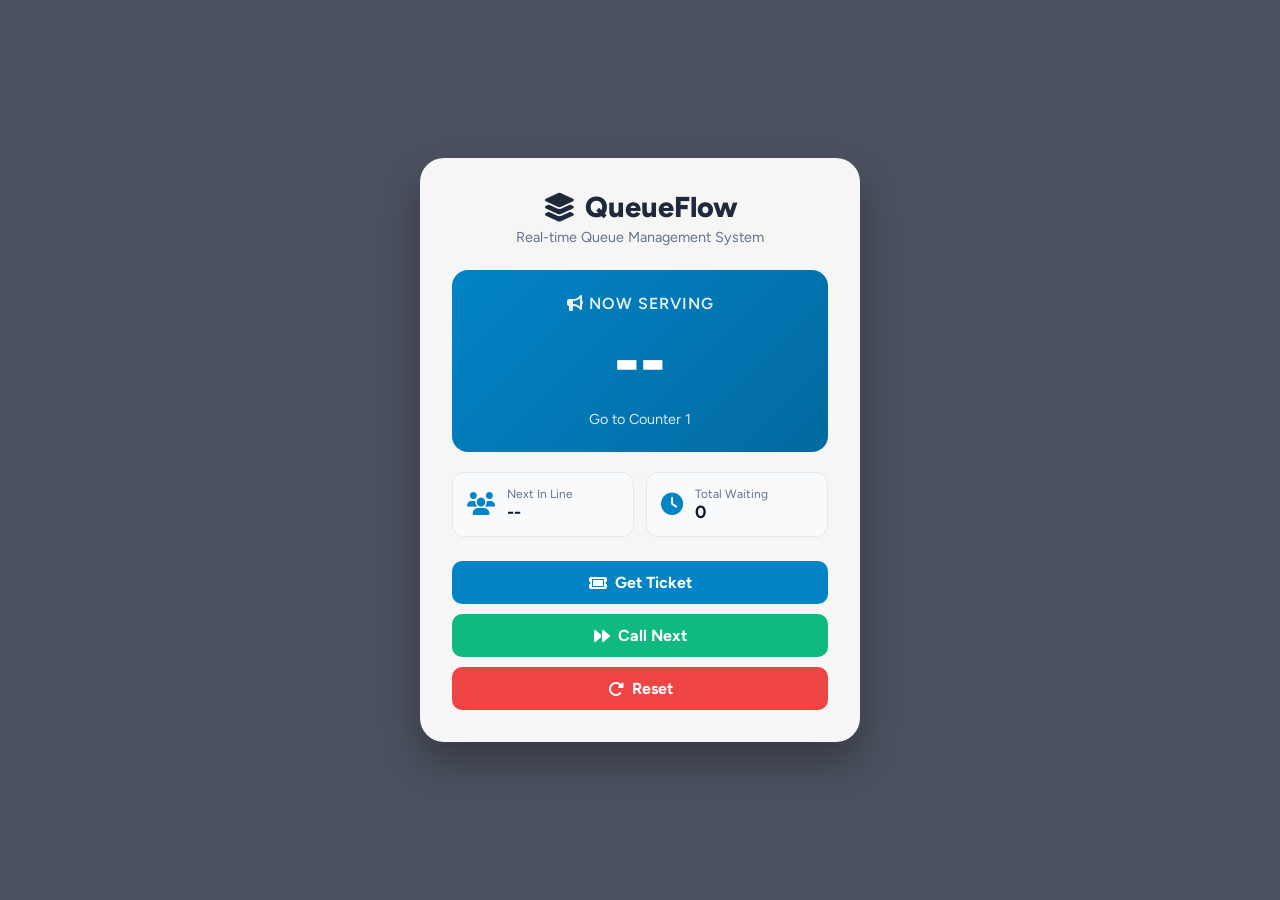
<file: index.html>
<!DOCTYPE html>
<html lang="en">
<head>
    <meta charset="UTF-8">
    <meta name="viewport" content="width=device-width, initial-scale=1.0">
    <title>Smart Queueing System</title>
    <link rel="stylesheet" href="style.css">
    <!-- Font Awesome Icons -->
    <link rel="stylesheet" href="https://cdnjs.cloudflare.com/ajax/libs/font-awesome/6.4.0/css/all.min.css">
</head>
<body>
    <div class="overlay"></div>
    
    <main class="queue-container">
        <!-- Header & Logo -->
        <header class="queue-header">
            <div class="logo">
                <i class="fa-solid fa-layer-group"></i>
                <span>QueueFlow</span>
            </div>
            <p>Real-time Queue Management System</p>
        </header>

        <!-- Main Display Panel -->
        <section class="display-card">
            <h2><i class="fa-solid fa-bullhorn"></i> Now Serving</h2>
            <div class="number-display pulse-animation" id="current-number">--</div>
            <div class="counter-info">Go to Counter <span id="counter-id">1</span></div>
        </section>

        <!-- Queue Stats Grid -->
        <div class="stats-grid">
            <div class="stat-box">
                <i class="fa-solid fa-users"></i>
                <div class="stat-details">
                    <small>Next In Line</small>
                    <strong id="next-number">--</strong>
                </div>
            </div>
            <div class="stat-box">
                <i class="fa-solid fa-clock"></i>
                <div class="stat-details">
                    <small>Total Waiting</small>
                    <strong id="waiting-count">0</strong>
                </div>
            </div>
        </div>

        <!-- Action Controls -->
        <section class="control-actions">
            <button class="btn btn-primary" onclick="issueTicket()">
                <i class="fa-solid fa-ticket"></i> Get Ticket
            </button>
            <button class="btn btn-success" onclick="callNext()">
                <i class="fa-solid fa-forward"></i> Call Next
            </button>
            <button class="btn btn-danger" onclick="resetQueue()">
                <i class="fa-solid fa-rotate-right"></i> Reset
            </button>
        </section>
    </main>

    <script>
        // LocalStorage-based Queue Management (GitHub Pages Compatible)
        function getQueueData() {
            const data = localStorage.getItem('queueData');
            return data ? JSON.parse(data) : { last_issued: 0, current: 0, queue: [] };
        }

        function saveQueueData(data) {
            localStorage.setItem('queueData', JSON.stringify(data));
            renderQueue();
        }

        function renderQueue() {
            const data = getQueueData();
            
            document.getElementById('current-number').innerText = data.current ? `#${data.current}` : '--';
            document.getElementById('next-number').innerText = data.queue.length > 0 ? `#${data.queue[0]}` : '--';
            document.getElementById('waiting-count').innerText = data.queue.length;
        }

        function issueTicket() {
            const data = getQueueData();
            data.last_issued++;
            data.queue.push(data.last_issued);
            saveQueueData(data);
        }

        function callNext() {
            const data = getQueueData();
            if (data.queue.length > 0) {
                data.current = data.queue.shift(); // Remove first in line and set as current
                saveQueueData(data);
            }
        }

        function resetQueue() {
            const initialData = { last_issued: 0, current: 0, queue: [] };
            saveQueueData(initialData);
        }

        // Initialize display on page load
        renderQueue();
    </script>
</body>
</html>
</file>
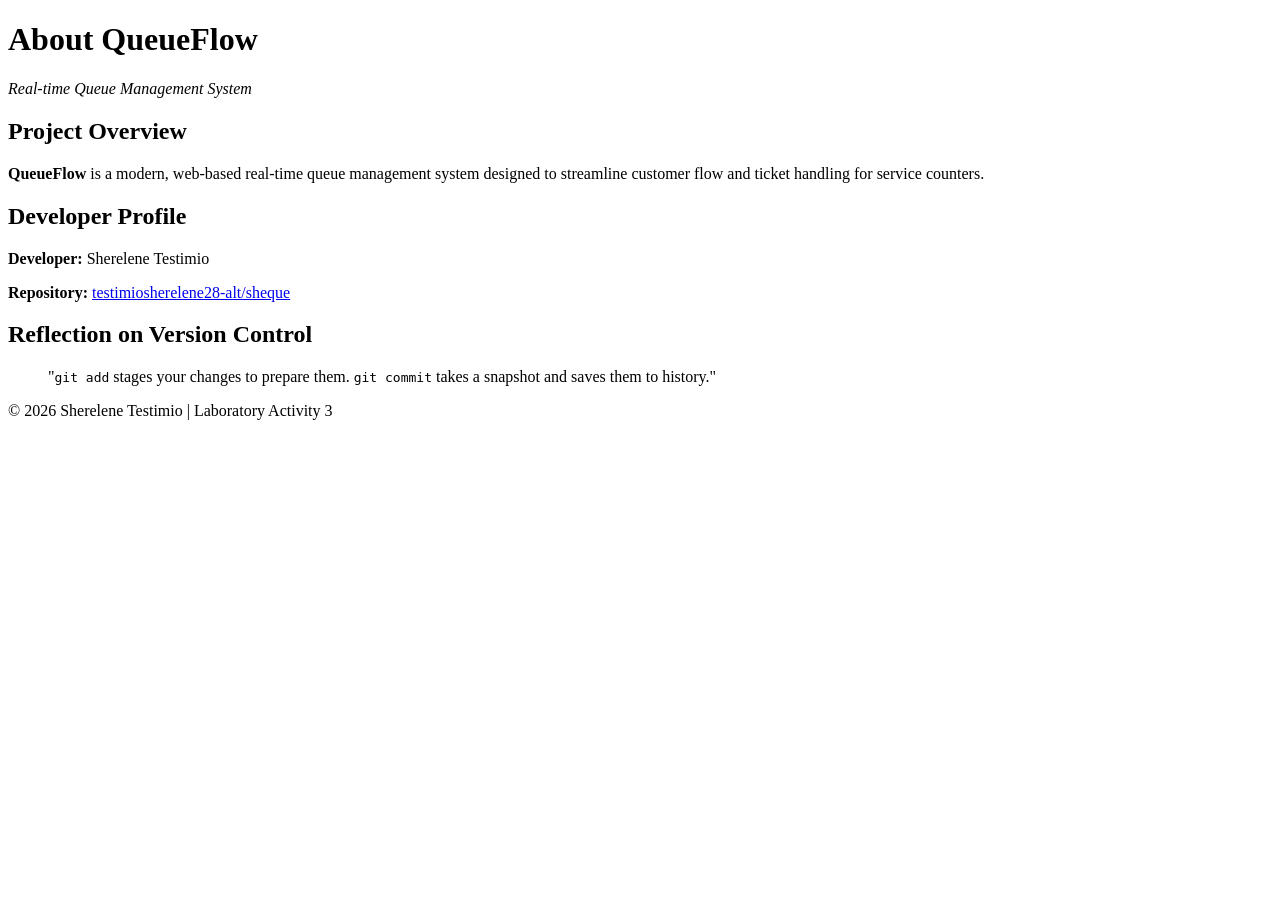
<file: about.html>
<!DOCTYPE html>
<html lang="en">
<head>
    <meta charset="UTF-8">
    <meta name="viewport" content="width=device-width, initial-scale=1.0">
    <title>About - QueueFlow</title>
</head>
<body>
    <header>
        <h1>About QueueFlow</h1>
        <p><em>Real-time Queue Management System</em></p>
    </header>

    <main>
        <section>
            <h2>Project Overview</h2>
            <p><strong>QueueFlow</strong> is a modern, web-based real-time queue management system designed to streamline customer flow and ticket handling for service counters.</p>
        </section>

        <section>
            <h2>Developer Profile</h2>
            <p><strong>Developer:</strong> Sherelene Testimio</p>
            <p><strong>Repository:</strong> <a href="https://github.com/testimiosherelene28-alt/sheque">testimiosherelene28-alt/sheque</a></p>
        </section>

        <section>
            <h2>Reflection on Version Control</h2>
            <blockquote>
                "<code>git add</code> stages your changes to prepare them. <code>git commit</code> takes a snapshot and saves them to history."
            </blockquote>
        </section>
    </main>

    <footer>
        <p>&copy; 2026 Sherelene Testimio | Laboratory Activity 3</p>
    </footer>
</body>
</html>
</file>
<file: style.css>
/* Google Font Import: Figtree */
@import url('https://fonts.googleapis.com/css2?family=Figtree:ital,wght@0,300..900;1,300..900&display=swap');

* {
    margin: 0;
    padding: 0;
    box-sizing: border-box;
    font-family: 'Figtree', sans-serif;
}

body {
    min-height: 100vh;
    display: flex;
    justify-content: center;
    align-items: center;
    /* Professional Abstract Background */
    background: url('https://images.unsplash.com/photo-1557683316-973673baf926?q=80&w=1920&auto=format&fit=crop') no-repeat center center fixed;
    background-size: cover;
    position: relative;
}

.overlay {
    position: absolute;
    top: 0; left: 0; width: 100%; height: 100%;
    background: rgba(15, 23, 42, 0.75);
    backdrop-filter: blur(8px);
    z-index: 1;
}

.queue-container {
    position: relative;
    z-index: 2;
    width: 100%;
    max-width: 440px;
    background: rgba(255, 255, 255, 0.95);
    border-radius: 24px;
    padding: 32px;
    box-shadow: 0 20px 40px rgba(0, 0, 0, 0.3);
    text-align: center;
}

.queue-header .logo {
    font-size: 1.8rem;
    font-weight: 800;
    color: #1e293b;
    display: flex;
    align-items: center;
    justify-content: center;
    gap: 10px;
}

.queue-header p {
    color: #64748b;
    font-size: 0.9rem;
    margin-top: 4px;
    margin-bottom: 24px;
}

.display-card {
    background: linear-gradient(135deg, #0284c7 0%, #0369a1 100%);
    color: white;
    padding: 24px;
    border-radius: 16px;
    margin-bottom: 20px;
}

.display-card h2 {
    font-size: 1rem;
    font-weight: 600;
    text-transform: uppercase;
    letter-spacing: 1px;
    opacity: 0.9;
}

.number-display {
    font-size: 4rem;
    font-weight: 900;
    margin: 10px 0;
}

.counter-info {
    font-size: 0.9rem;
    opacity: 0.85;
}

/* Animations */
.pulse-animation {
    animation: pulse 2s infinite;
}

@keyframes pulse {
    0% { transform: scale(1); }
    50% { transform: scale(1.03); }
    100% { transform: scale(1); }
}

.stats-grid {
    display: grid;
    grid-template-columns: 1fr 1fr;
    gap: 12px;
    margin-bottom: 24px;
}

.stat-box {
    background: #f8fafc;
    border: 1px solid #e2e8f0;
    padding: 14px;
    border-radius: 12px;
    display: flex;
    align-items: center;
    gap: 12px;
}

.stat-box i {
    font-size: 1.4rem;
    color: #0284c7;
}

.stat-details {
    text-align: left;
}

.stat-details small {
    display: block;
    color: #64748b;
    font-size: 0.75rem;
}

.stat-details strong {
    font-size: 1.1rem;
    color: #0f172a;
}

.control-actions {
    display: flex;
    flex-direction: column;
    gap: 10px;
}

.btn {
    width: 100%;
    padding: 12px;
    border: none;
    border-radius: 10px;
    font-size: 1rem;
    font-weight: 700;
    cursor: pointer;
    transition: all 0.2s ease;
    display: flex;
    align-items: center;
    justify-content: center;
    gap: 8px;
}

.btn:hover { transform: translateY(-2px); }
.btn-primary { background: #0284c7; color: white; }
.btn-success { background: #10b981; color: white; }
.btn-danger { background: #ef4444; color: white; }
</file>
